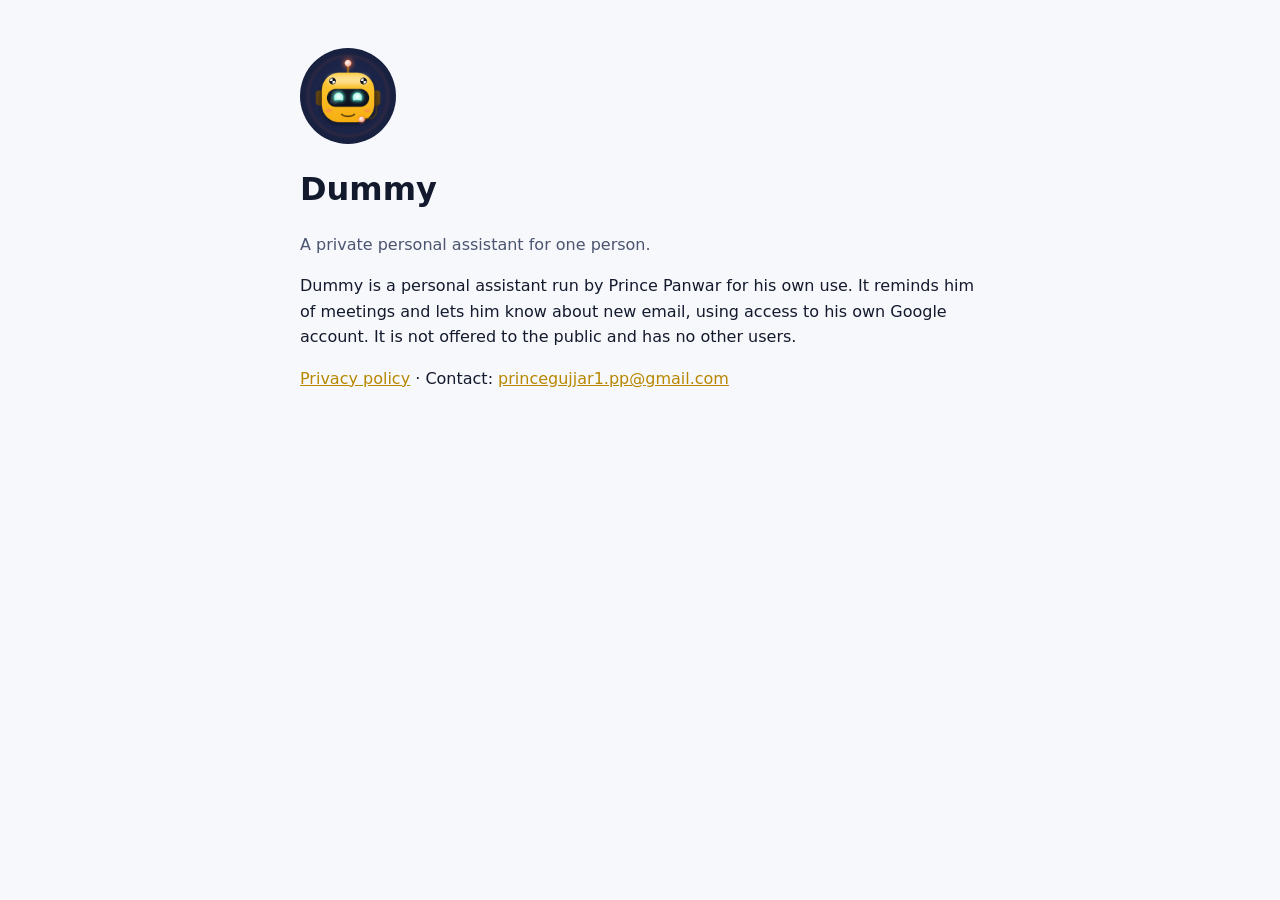
<file: index.html>
<!doctype html><html lang="en"><head><meta charset="utf-8"><meta name="viewport" content="width=device-width,initial-scale=1">
<title>Dummy</title><link rel="stylesheet" href="style.css"></head><body><main>
<img src="avatar.png" alt="Dummy, a friendly yellow robot">
<h1>Dummy</h1>
<p class="muted">A private personal assistant for one person.</p>
<p>Dummy is a personal assistant run by Prince Panwar for his own use. It reminds him of meetings and lets him know about new email, using access to his own Google account. It is not offered to the public and has no other users.</p>
<p><a href="privacy.html">Privacy policy</a> · Contact: <a href="mailto:princegujjar1.pp@gmail.com">princegujjar1.pp@gmail.com</a></p>
</main></body></html>
</file>
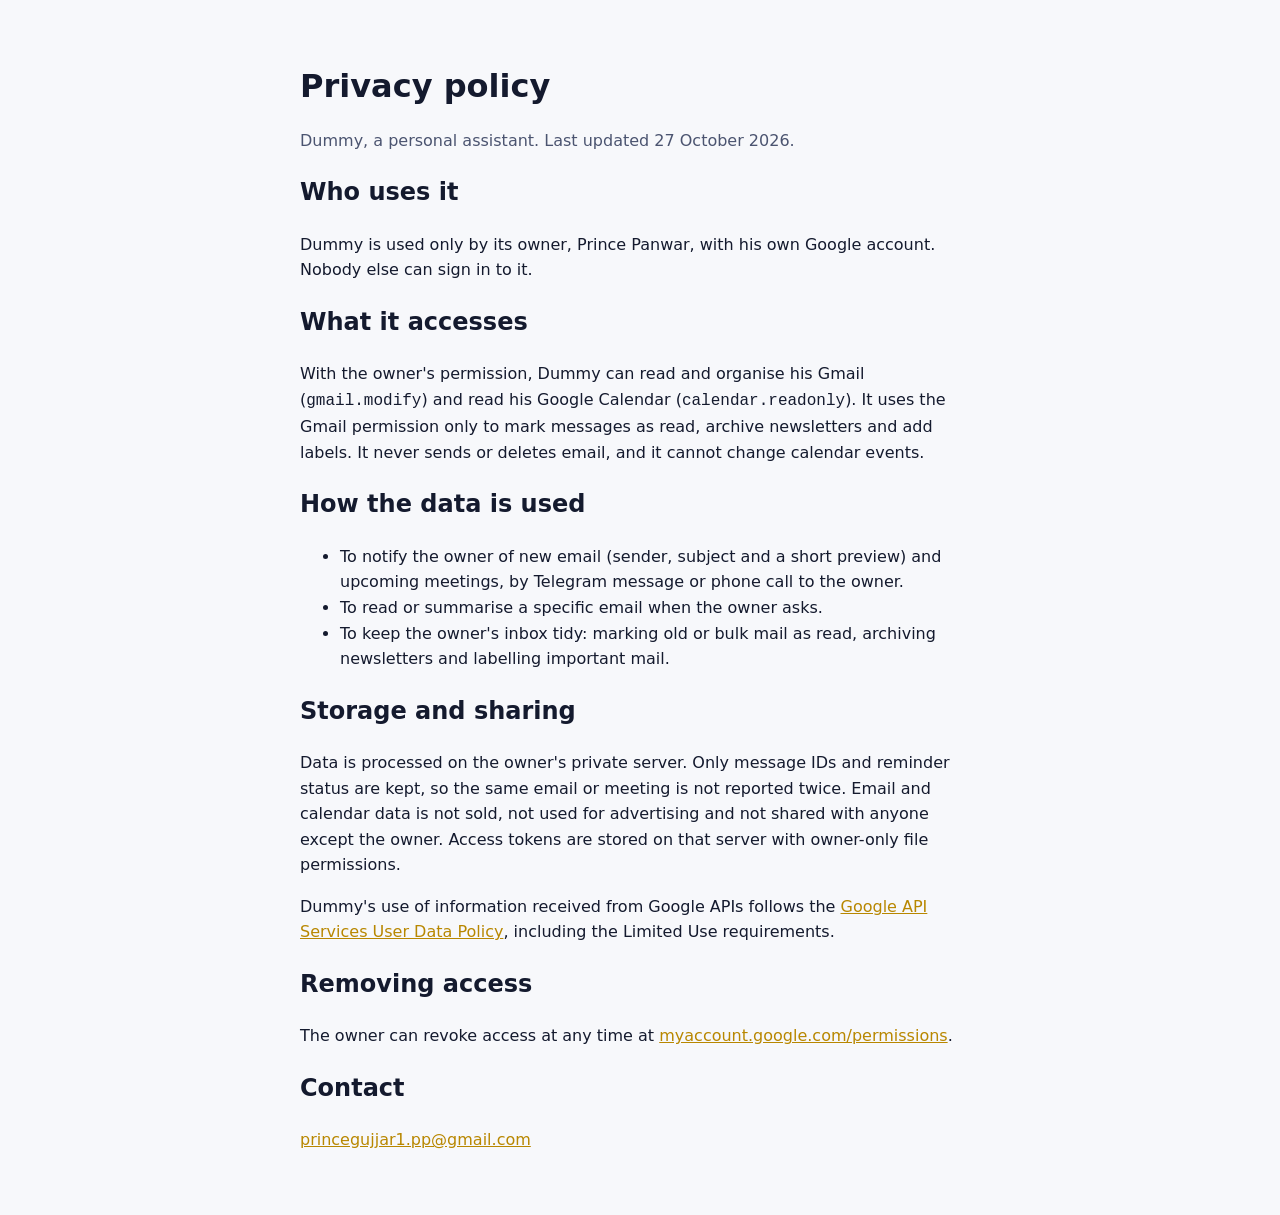
<file: privacy.html>
<!doctype html><html lang="en"><head><meta charset="utf-8"><meta name="viewport" content="width=device-width,initial-scale=1">
<title>Dummy privacy policy</title><link rel="stylesheet" href="style.css"></head><body><main>
<h1>Privacy policy</h1>
<p class="muted">Dummy, a personal assistant. Last updated 27 October 2026.</p>
<h2>Who uses it</h2>
<p>Dummy is used only by its owner, Prince Panwar, with his own Google account. Nobody else can sign in to it.</p>
<h2>What it accesses</h2>
<p>With the owner's permission, Dummy can read and organise his Gmail (<code>gmail.modify</code>) and read his Google Calendar (<code>calendar.readonly</code>). It uses the Gmail permission only to mark messages as read, archive newsletters and add labels. It never sends or deletes email, and it cannot change calendar events.</p>
<h2>How the data is used</h2>
<ul>
<li>To notify the owner of new email (sender, subject and a short preview) and upcoming meetings, by Telegram message or phone call to the owner.</li>
<li>To read or summarise a specific email when the owner asks.</li>
<li>To keep the owner's inbox tidy: marking old or bulk mail as read, archiving newsletters and labelling important mail.</li>
</ul>
<h2>Storage and sharing</h2>
<p>Data is processed on the owner's private server. Only message IDs and reminder status are kept, so the same email or meeting is not reported twice. Email and calendar data is not sold, not used for advertising and not shared with anyone except the owner. Access tokens are stored on that server with owner-only file permissions.</p>
<p>Dummy's use of information received from Google APIs follows the <a href="https://developers.google.com/terms/api-services-user-data-policy">Google API Services User Data Policy</a>, including the Limited Use requirements.</p>
<h2>Removing access</h2>
<p>The owner can revoke access at any time at <a href="https://myaccount.google.com/permissions">myaccount.google.com/permissions</a>.</p>
<h2>Contact</h2>
<p><a href="mailto:princegujjar1.pp@gmail.com">princegujjar1.pp@gmail.com</a></p>
</main></body></html>
</file>
<file: style.css>
:root{--bg:#0f1426;--fg:#e9ecf5;--muted:#a3abc2;--accent:#ffc914}
@media (prefers-color-scheme: light){:root{--bg:#f7f8fb;--fg:#141a2e;--muted:#4b5470;--accent:#b88700}}
body{margin:0;background:var(--bg);color:var(--fg);font:16px/1.6 system-ui,-apple-system,Segoe UI,Roboto,sans-serif}
main{max-width:680px;margin:0 auto;padding:48px 16px}
img{width:96px;height:96px;border-radius:50%}
a{color:var(--accent)} h1{margin:.4em 0 .1em} .muted{color:var(--muted)}
</file>
